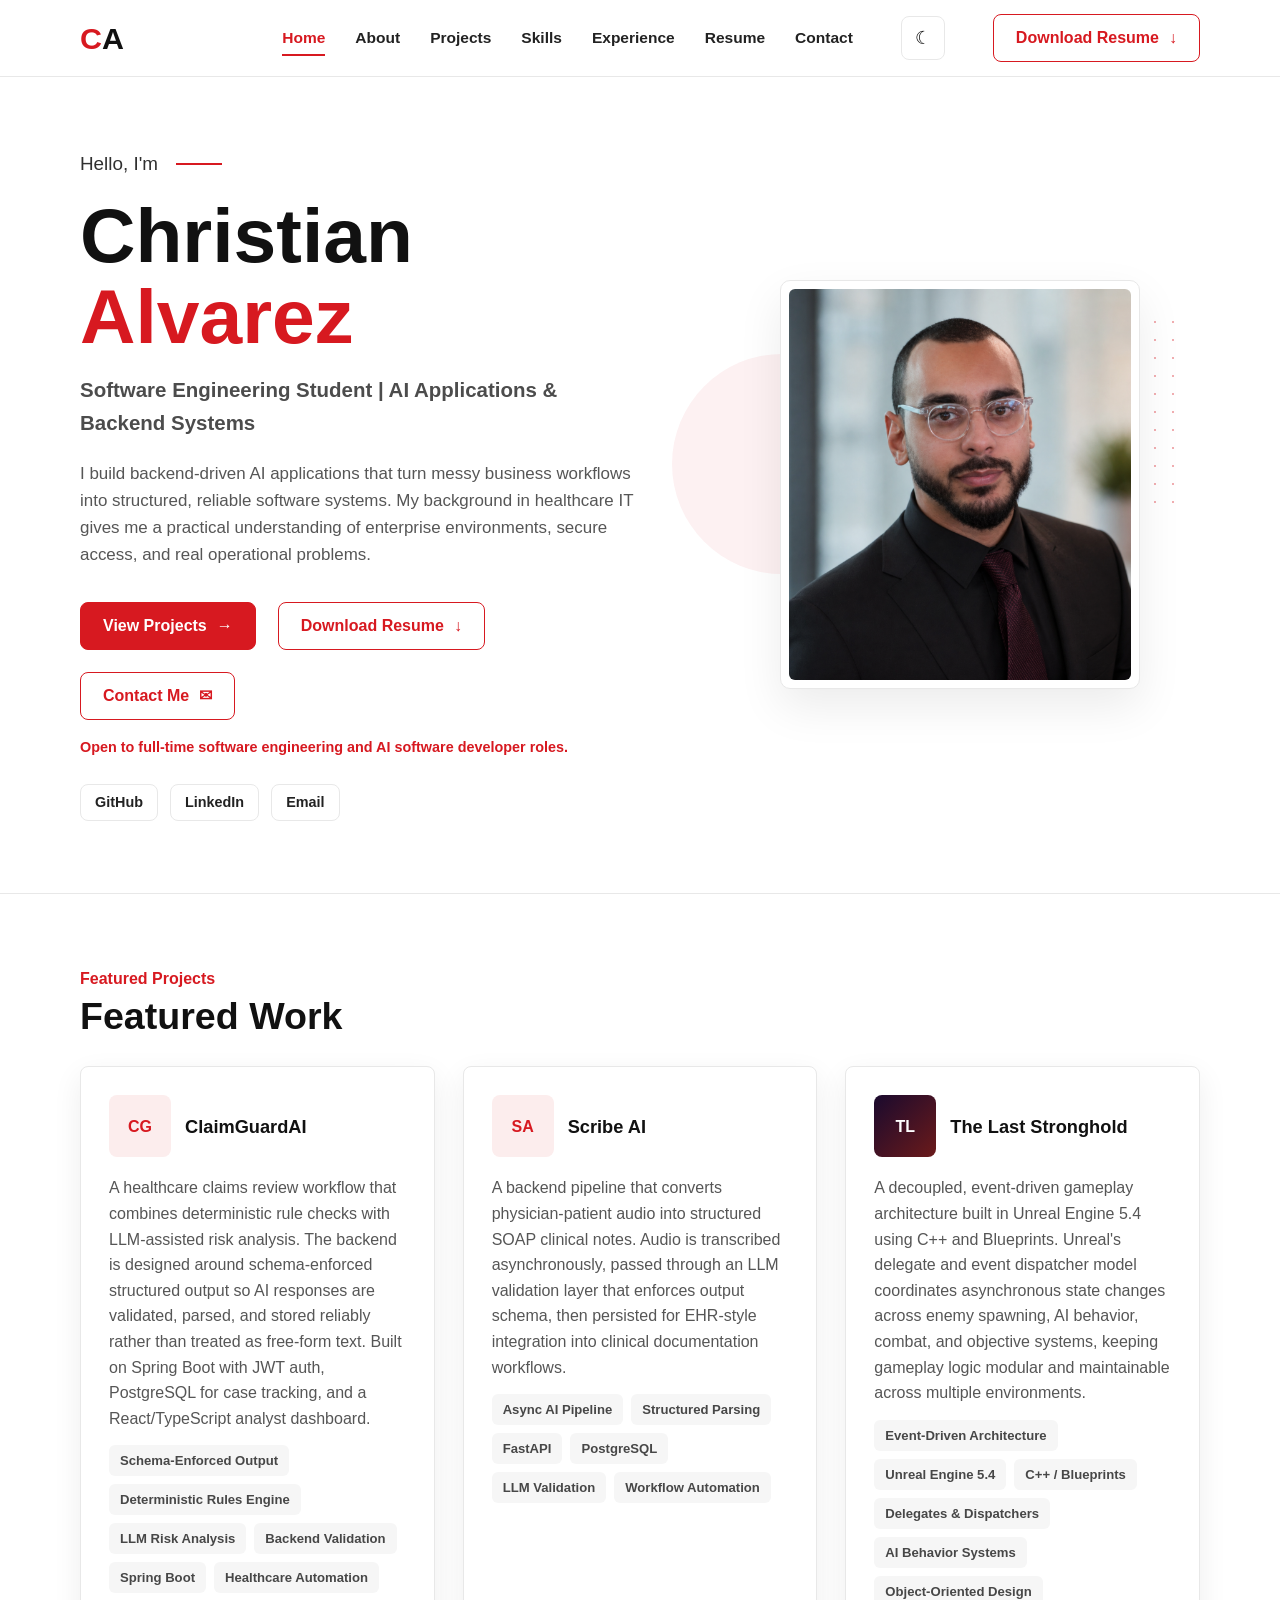
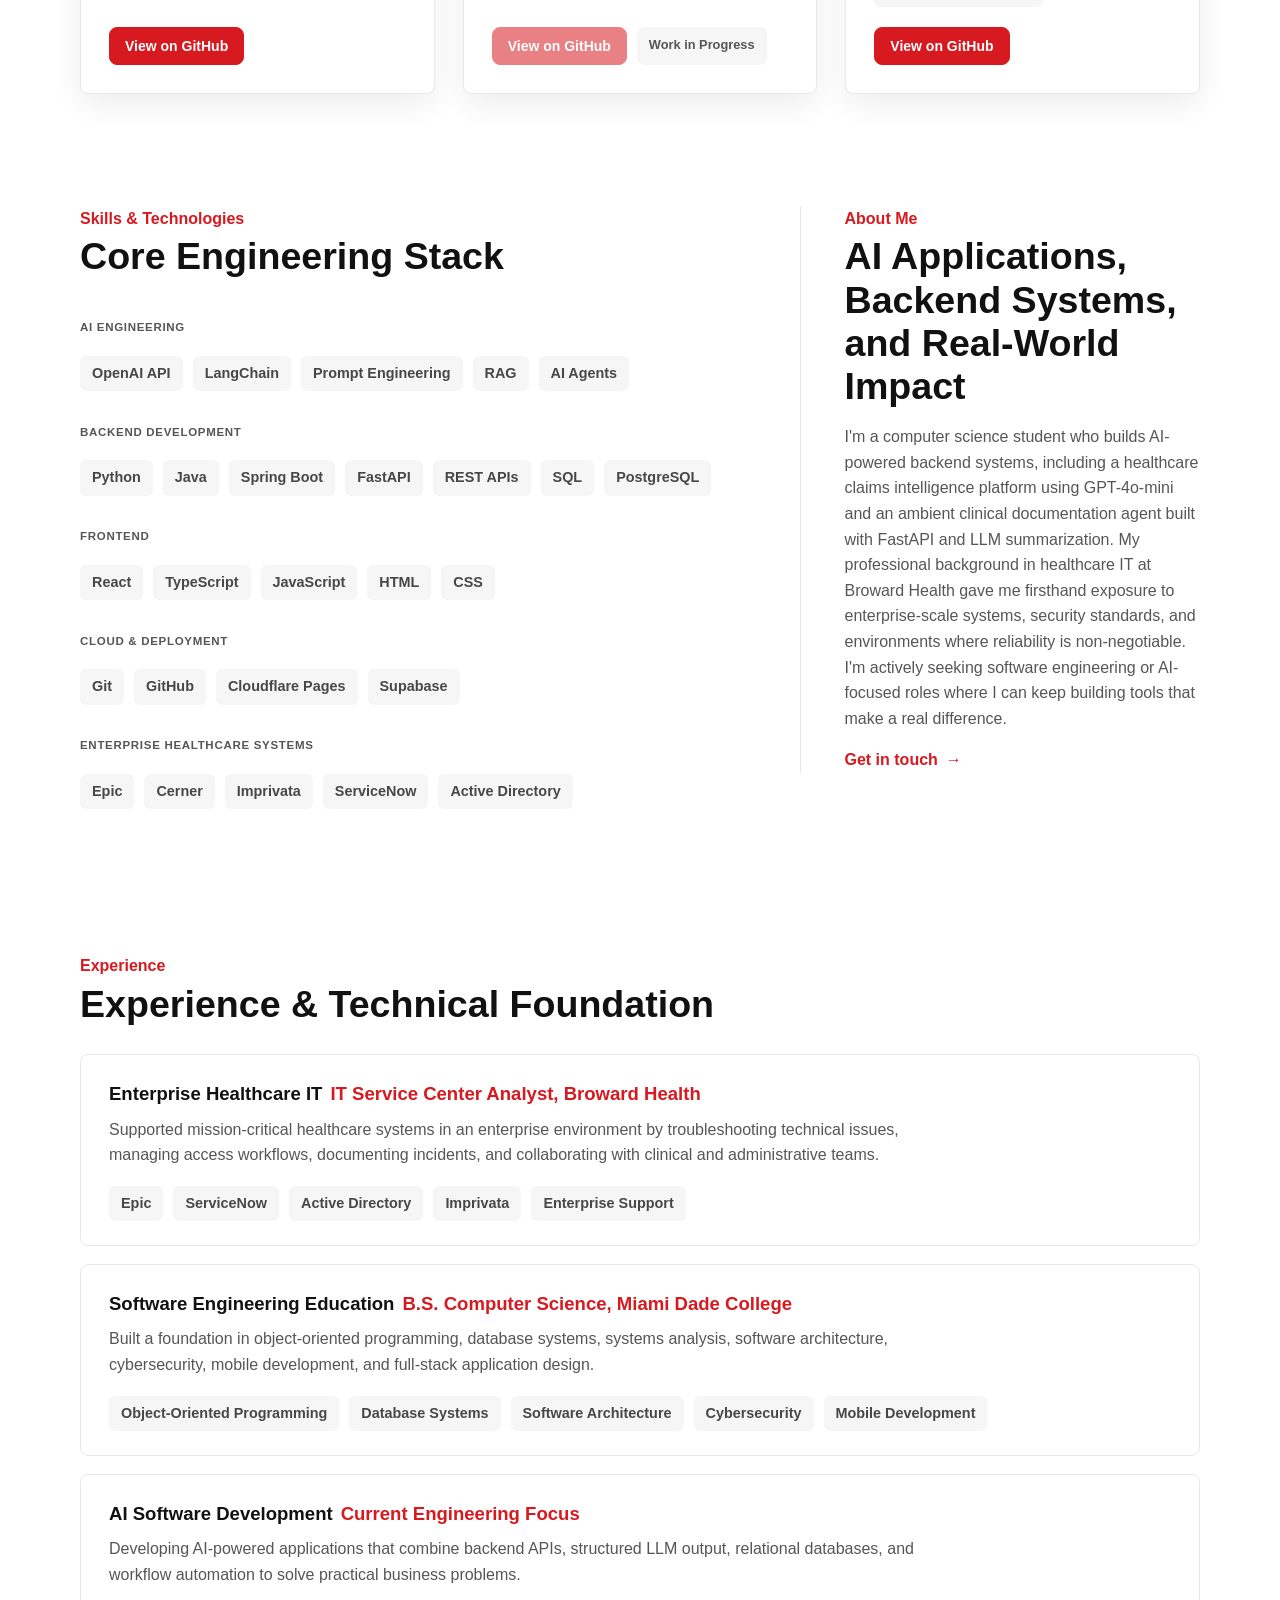
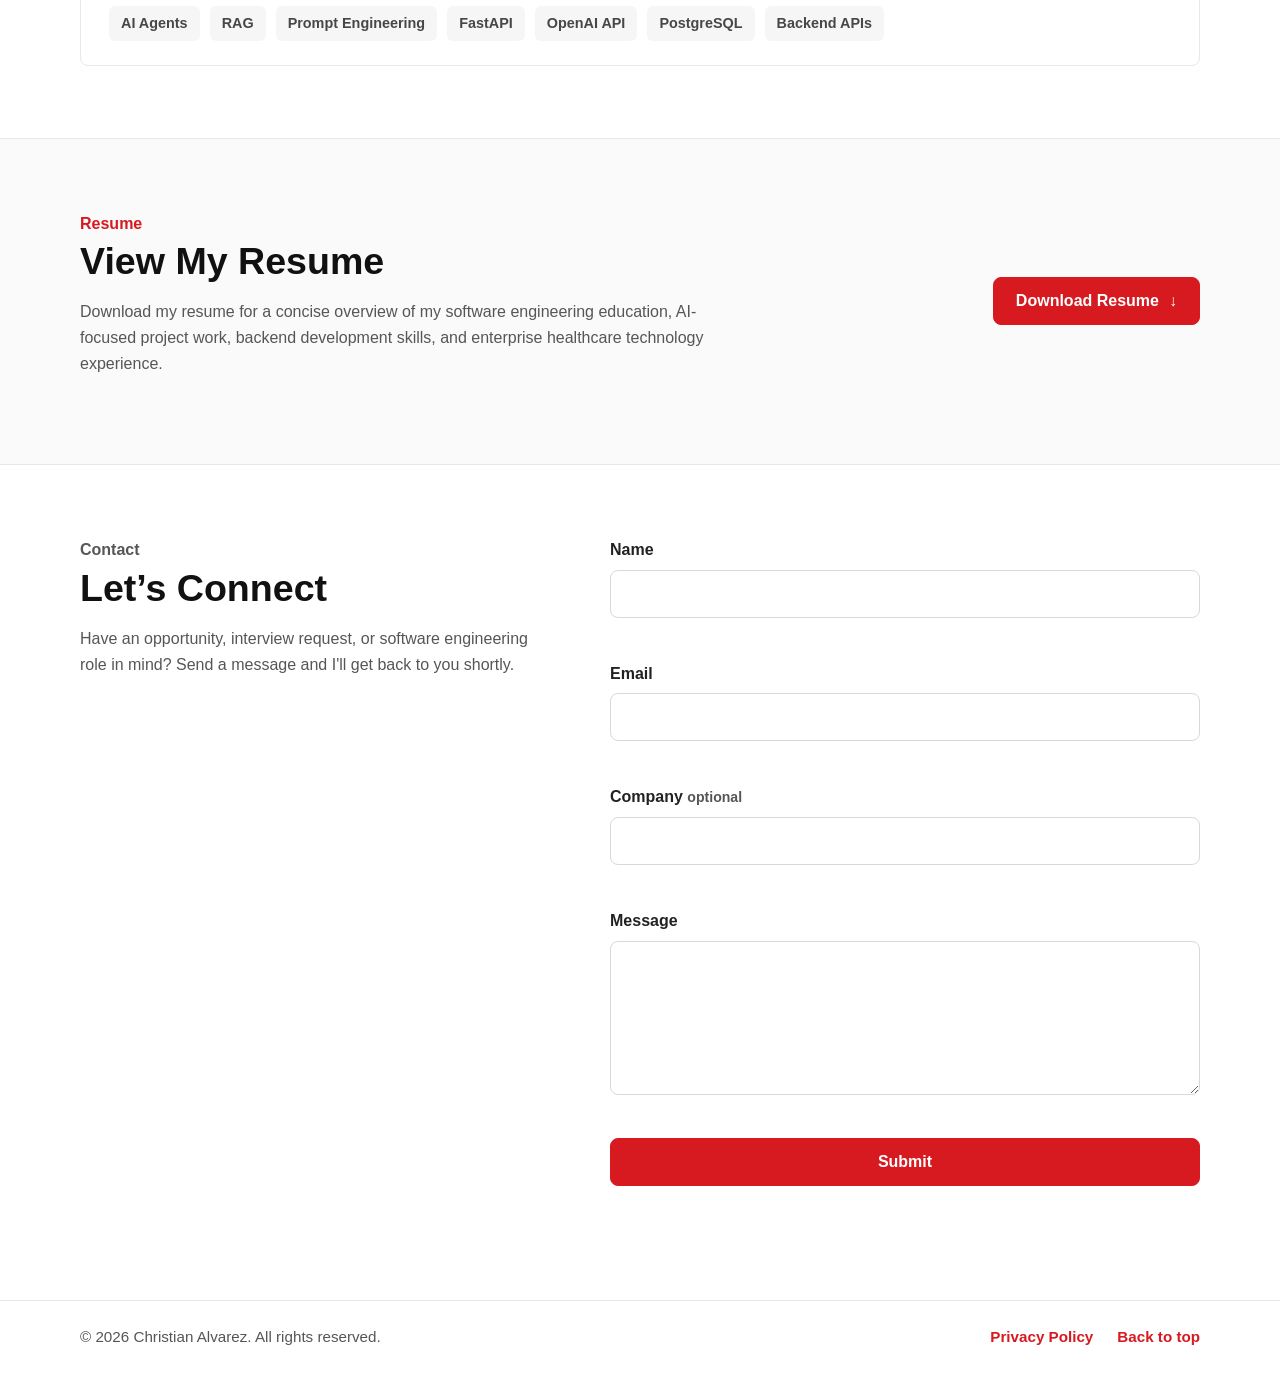
<file: index.html>
<!DOCTYPE html>
<html lang="en">
<head>
  <meta charset="UTF-8" />
  <meta name="viewport" content="width=device-width, initial-scale=1.0" />
  <meta
    name="description"
    content="Christian Alvarez — software engineering student specializing in AI applications, backend development, Python, and cloud technologies."
  />
  <title>Christian Alvarez | Software Engineering Portfolio</title>
  <link rel="stylesheet" href="styles.css" />
  <script>try{var t=localStorage.getItem('theme')||(matchMedia('(prefers-color-scheme: dark)').matches?'dark':'light');document.documentElement.setAttribute('data-theme',t);}catch(e){}</script>
</head>
<body>
  <header class="site-header">
    <nav class="nav container" aria-label="Main navigation">
      <a class="logo" href="#home" aria-label="Christian Alvarez home">
        <span>C</span>A
      </a>

      <button class="nav-toggle" type="button" aria-label="Open navigation" aria-expanded="false">
        <span></span>
        <span></span>
        <span></span>
      </button>

      <div class="nav-menu" id="nav-menu">
        <ul class="nav-links">
          <li><a class="active" href="#home">Home</a></li>
          <li><a href="#about">About</a></li>
          <li><a href="#projects">Projects</a></li>
          <li><a href="#skills">Skills</a></li>
          <li><a href="#experience">Experience</a></li>
          <li><a href="#resume">Resume</a></li>
          <li><a href="#contact">Contact</a></li>
        </ul>

        <button class="dark-toggle" id="dark-toggle" type="button" aria-label="Switch to dark mode">☾</button>

        <a class="btn btn-outline nav-resume" href="assets/Christian-Alvarez-Resume.pdf" download="Christian-Alvarez-Resume.pdf">
          Download Resume
          <span aria-hidden="true">&#8595;</span>
        </a>
      </div>
    </nav>
  </header>

  <main>
    <section class="hero section" id="home">
      <div class="container hero-grid">
        <div class="hero-content">
          <p class="intro-line">Hello, I'm</p>
          <h1>Christian <span>Alvarez</span></h1>
          <p class="hero-subtitle">Software Engineering Student | AI Applications &amp; Backend Systems</p>
          <p class="hero-copy">
            I build backend-driven AI applications that turn messy business workflows into
            structured, reliable software systems. My background in healthcare IT gives me a
            practical understanding of enterprise environments, secure access, and real
            operational problems.
          </p>

          <div class="hero-actions" aria-label="Primary actions">
            <a class="btn btn-primary" href="#projects">View Projects <span aria-hidden="true">&#8594;</span></a>
            <a class="btn btn-outline" href="assets/Christian-Alvarez-Resume.pdf" download="Christian-Alvarez-Resume.pdf">
              Download Resume <span aria-hidden="true">&#8595;</span>
            </a>
            <a class="btn btn-outline" href="#contact">Contact Me <span aria-hidden="true">&#9993;</span></a>
          </div>

          <p class="availability-note">Open to full-time software engineering and AI software developer roles.</p>

          <div class="social-links" aria-label="Social links">
            <a href="https://github.com/Calvarez2547/" target="_blank" rel="noopener noreferrer">GitHub</a>
            <a href="https://www.linkedin.com/in/calvarez2547/" target="_blank" rel="noopener noreferrer">LinkedIn</a>
            <a href="mailto:calvarez2547@gmail.com">Email</a>
          </div>
        </div>

        <div class="hero-media" aria-label="Professional photo placeholder">
          <div class="photo-card">
            <img
              src="assets/Headshot.png"
              alt="Christian Alvarez - Software Engineer Portfolio Portrait"
              width="400"
              height="400"
              loading="eager"
              decoding="async"
              onerror="this.style.display='none'; this.nextElementSibling.style.display='grid';"
            />
            <div class="photo-placeholder">Professional Photo</div>
          </div>
        </div>
      </div>
    </section>

    <section class="section projects-section" id="projects">
      <div class="container">
        <div class="section-heading">
          <p class="section-label">Featured Projects</p>
          <h2>Featured Work</h2>
        </div>

        <div class="project-grid">
          <article class="project-card">
            <div class="project-card-header">
              <div class="project-icon" aria-hidden="true">CG</div>
              <h3>ClaimGuardAI</h3>
            </div>
            <div class="project-card-body">
              <p>
                A healthcare claims review workflow that combines deterministic rule checks with
                LLM-assisted risk analysis. The backend is designed around schema-enforced structured
                output so AI responses are validated, parsed, and stored reliably rather than treated
                as free-form text. Built on Spring Boot with JWT auth, PostgreSQL for case tracking,
                and a React/TypeScript analyst dashboard.
              </p>
              <ul class="project-tags" aria-label="ClaimGuardAI technologies">
                <li>Schema-Enforced Output</li>
                <li>Deterministic Rules Engine</li>
                <li>LLM Risk Analysis</li>
                <li>Backend Validation</li>
                <li>Spring Boot</li>
                <li>Healthcare Automation</li>
              </ul>
              <div class="card-actions">
                <a class="btn btn-primary btn-sm" href="https://github.com/Calvarez2547/ClaimGuardAi" target="_blank" rel="noopener noreferrer" aria-label="View ClaimGuardAI on GitHub">View on GitHub</a>
              </div>
            </div>
          </article>

          <article class="project-card">
            <div class="project-card-header">
              <div class="project-icon" aria-hidden="true">SA</div>
              <h3>Scribe AI</h3>
            </div>
            <div class="project-card-body">
              <p>
                A backend pipeline that converts physician-patient audio into structured SOAP
                clinical notes. Audio is transcribed asynchronously, passed through an LLM
                validation layer that enforces output schema, then persisted for EHR-style
                integration into clinical documentation workflows.
              </p>
              <ul class="project-tags" aria-label="Scribe AI technologies">
                <li>Async AI Pipeline</li>
                <li>Structured Parsing</li>
                <li>FastAPI</li>
                <li>PostgreSQL</li>
                <li>LLM Validation</li>
                <li>Workflow Automation</li>
              </ul>
              <div class="card-actions">
                <a class="btn btn-primary btn-sm" href="#" aria-label="Scribe AI demo coming soon" aria-disabled="true" style="opacity: 0.55; cursor: not-allowed; pointer-events: none;">View on GitHub</a>
                <span class="wip-badge">Work in Progress</span>
              </div>
            </div>
          </article>

          <article class="project-card">
            <div class="project-card-header">
              <div class="project-icon" aria-hidden="true" style="background: linear-gradient(135deg, #1a0a2e, #6b1a1a); color: #ffffff;">TL</div>
              <h3>The Last Stronghold</h3>
            </div>
            <div class="project-card-body">
              <p>
                A decoupled, event-driven gameplay architecture built in Unreal Engine 5.4 using C++
                and Blueprints. Unreal's delegate and event dispatcher model coordinates asynchronous
                state changes across enemy spawning, AI behavior, combat, and objective systems,
                keeping gameplay logic modular and maintainable across multiple environments.
              </p>
              <ul class="project-tags" aria-label="The Last Stronghold technologies">
                <li>Event-Driven Architecture</li>
                <li>Unreal Engine 5.4</li>
                <li>C++ / Blueprints</li>
                <li>Delegates &amp; Dispatchers</li>
                <li>AI Behavior Systems</li>
                <li>Object-Oriented Design</li>
              </ul>
              <div class="card-actions">
                <a class="btn btn-primary btn-sm" href="https://github.com/Calvarez2547/TheLastStrongHold" target="_blank" rel="noopener noreferrer" aria-label="View The Last Stronghold on GitHub">View on GitHub</a>
              </div>
            </div>
          </article>
        </div>
      </div>
    </section>

    <section class="section split-section" id="skills">
      <div class="container split-grid">
        <div class="skills-panel">
          <div class="section-heading">
            <p class="section-label">Skills &amp; Technologies</p>
            <h2>Core Engineering Stack</h2>
          </div>
          <div class="skills-grid" aria-label="Skills list">
            <div class="skill-group">
              <p class="skill-group-label">AI Engineering</p>
              <div class="skill-tags">
                <span>OpenAI API</span>
                <span>LangChain</span>
                <span>Prompt Engineering</span>
                <span>RAG</span>
                <span>AI Agents</span>
              </div>
            </div>
            <div class="skill-group">
              <p class="skill-group-label">Backend Development</p>
              <div class="skill-tags">
                <span>Python</span>
                <span>Java</span>
                <span>Spring Boot</span>
                <span>FastAPI</span>
                <span>REST APIs</span>
                <span>SQL</span>
                <span>PostgreSQL</span>
              </div>
            </div>
            <div class="skill-group">
              <p class="skill-group-label">Frontend</p>
              <div class="skill-tags">
                <span>React</span>
                <span>TypeScript</span>
                <span>JavaScript</span>
                <span>HTML</span>
                <span>CSS</span>
              </div>
            </div>
            <div class="skill-group">
              <p class="skill-group-label">Cloud &amp; Deployment</p>
              <div class="skill-tags">
                <span>Git</span>
                <span>GitHub</span>
                <span>Cloudflare Pages</span>
                <span>Supabase</span>
              </div>
            </div>
            <div class="skill-group">
              <p class="skill-group-label">Enterprise Healthcare Systems</p>
              <div class="skill-tags">
                <span>Epic</span>
                <span>Cerner</span>
                <span>Imprivata</span>
                <span>ServiceNow</span>
                <span>Active Directory</span>
              </div>
            </div>
          </div>
        </div>

        <section class="about-panel" id="about" aria-labelledby="about-title">
          <p class="section-label">About Me</p>
          <h2 id="about-title">AI Applications, Backend Systems, and Real-World Impact</h2>
          <p>
            I'm a computer science student who builds AI-powered backend systems, including a
            healthcare claims intelligence platform using GPT-4o-mini and an ambient clinical
            documentation agent built with FastAPI and LLM summarization. My professional background
            in healthcare IT at Broward Health gave me firsthand exposure to enterprise-scale systems,
            security standards, and environments where reliability is non-negotiable. I'm actively
            seeking software engineering or AI-focused roles where I can keep building tools that
            make a real difference.
          </p>
          <a class="text-link" href="#contact">Get in touch <span aria-hidden="true">&#8594;</span></a>
        </section>
      </div>
    </section>

    <section class="section" id="experience">
      <div class="container">
        <div class="section-heading">
          <p class="section-label">Experience</p>
          <h2>Experience &amp; Technical Foundation</h2>
        </div>

        <div class="experience-list">
          <article class="experience-item">
            <h3>Enterprise Healthcare IT <span>IT Service Center Analyst, Broward Health</span></h3>
            <p>
              Supported mission-critical healthcare systems in an enterprise environment by
              troubleshooting technical issues, managing access workflows, documenting incidents,
              and collaborating with clinical and administrative teams.
            </p>
            <div class="tags">
              <span>Epic</span>
              <span>ServiceNow</span>
              <span>Active Directory</span>
              <span>Imprivata</span>
              <span>Enterprise Support</span>
            </div>
          </article>

          <article class="experience-item">
            <h3>Software Engineering Education <span>B.S. Computer Science, Miami Dade College</span></h3>
            <p>
              Built a foundation in object-oriented programming, database systems, systems analysis,
              software architecture, cybersecurity, mobile development, and full-stack application
              design.
            </p>
            <div class="tags">
              <span>Object-Oriented Programming</span>
              <span>Database Systems</span>
              <span>Software Architecture</span>
              <span>Cybersecurity</span>
              <span>Mobile Development</span>
            </div>
          </article>

          <article class="experience-item">
            <h3>AI Software Development <span>Current Engineering Focus</span></h3>
            <p>
              Developing AI-powered applications that combine backend APIs, structured LLM output,
              relational databases, and workflow automation to solve practical business problems.
            </p>
            <div class="tags">
              <span>AI Agents</span>
              <span>RAG</span>
              <span>Prompt Engineering</span>
              <span>FastAPI</span>
              <span>OpenAI API</span>
              <span>PostgreSQL</span>
              <span>Backend APIs</span>
            </div>
          </article>
        </div>
      </div>
    </section>

    <section class="section resume-section" id="resume">
      <div class="container resume-box">
        <div>
          <p class="section-label">Resume</p>
          <h2>View My Resume</h2>
          <p>
            Download my resume for a concise overview of my software engineering education,
            AI-focused project work, backend development skills, and enterprise healthcare
            technology experience.
          </p>
        </div>
        <a class="btn btn-primary" href="assets/Christian-Alvarez-Resume.pdf" download="Christian-Alvarez-Resume.pdf">
          Download Resume <span aria-hidden="true">&#8595;</span>
        </a>
      </div>
    </section>

    <section class="section contact-section" id="contact">
      <div class="container contact-grid">
        <div>
          <p class="section-label">Contact</p>
          <h2>Let&rsquo;s Connect</h2>
          <p>
            Have an opportunity, interview request, or software engineering role in mind? Send a
            message and I'll get back to you shortly.
          </p>
        </div>

        <form class="contact-form" id="contact-form" novalidate>
          <div class="form-row">
            <label for="name">Name</label>
            <input id="name" name="name" type="text" autocomplete="name" required />
            <small class="error-message"></small>
          </div>

          <div class="form-row">
            <label for="email">Email</label>
            <input id="email" name="email" type="email" autocomplete="email" required />
            <small class="error-message"></small>
          </div>

          <div class="form-row">
            <label for="company">Company <span>optional</span></label>
            <input id="company" name="company" type="text" autocomplete="organization" />
            <small class="error-message"></small>
          </div>

          <div class="form-row">
            <label for="message">Message</label>
            <textarea id="message" name="message" rows="5" required></textarea>
            <small class="error-message"></small>
          </div>

          <button class="btn btn-primary" type="submit">Submit</button>
          <p class="form-status" id="form-status" role="status" aria-live="polite"></p>
        </form>
      </div>
    </section>
  </main>

  <footer class="footer">
    <div class="container footer-content">
      <p>&copy; 2026 Christian Alvarez. All rights reserved.</p>
      <div class="footer-links">
        <a href="privacy-policy.html">Privacy Policy</a>
        <a href="#home">Back to top</a>
      </div>
    </div>
  </footer>

  <script src="script.js"></script>
</body>
</html>
</file>
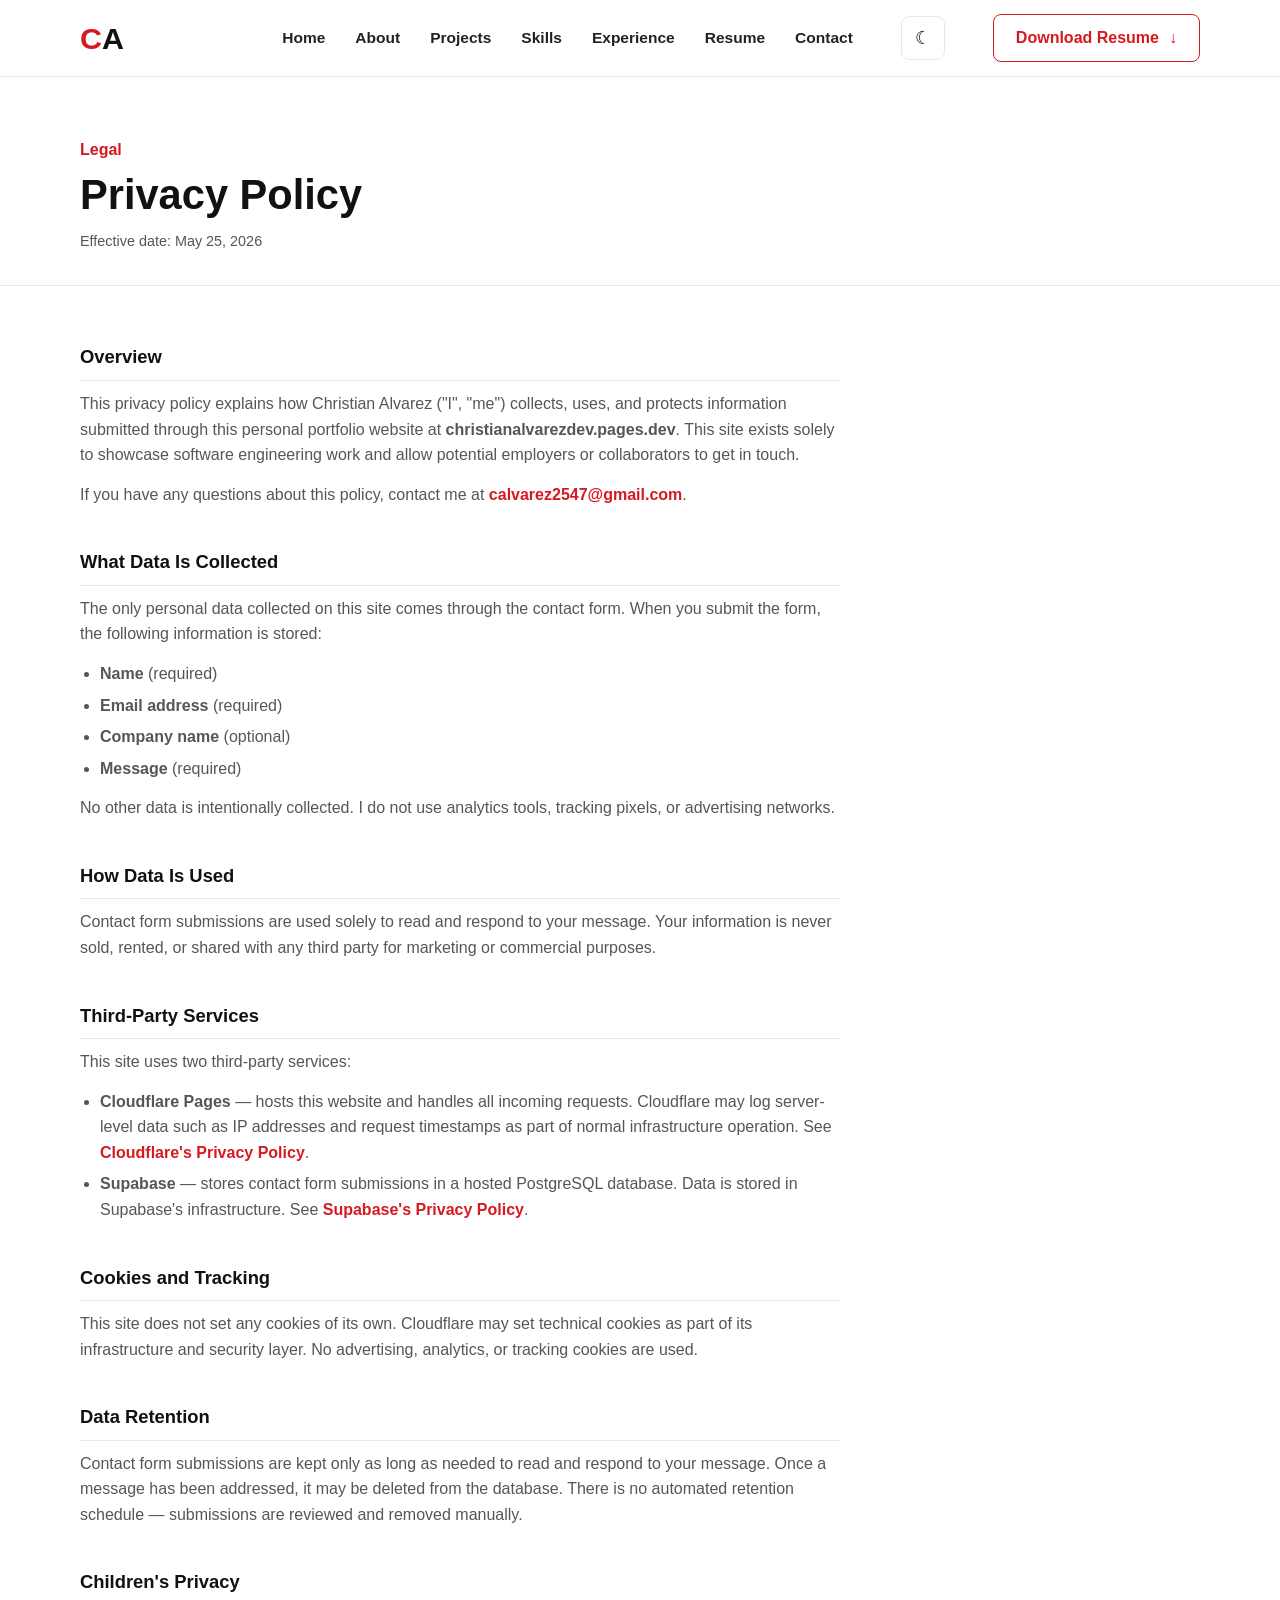
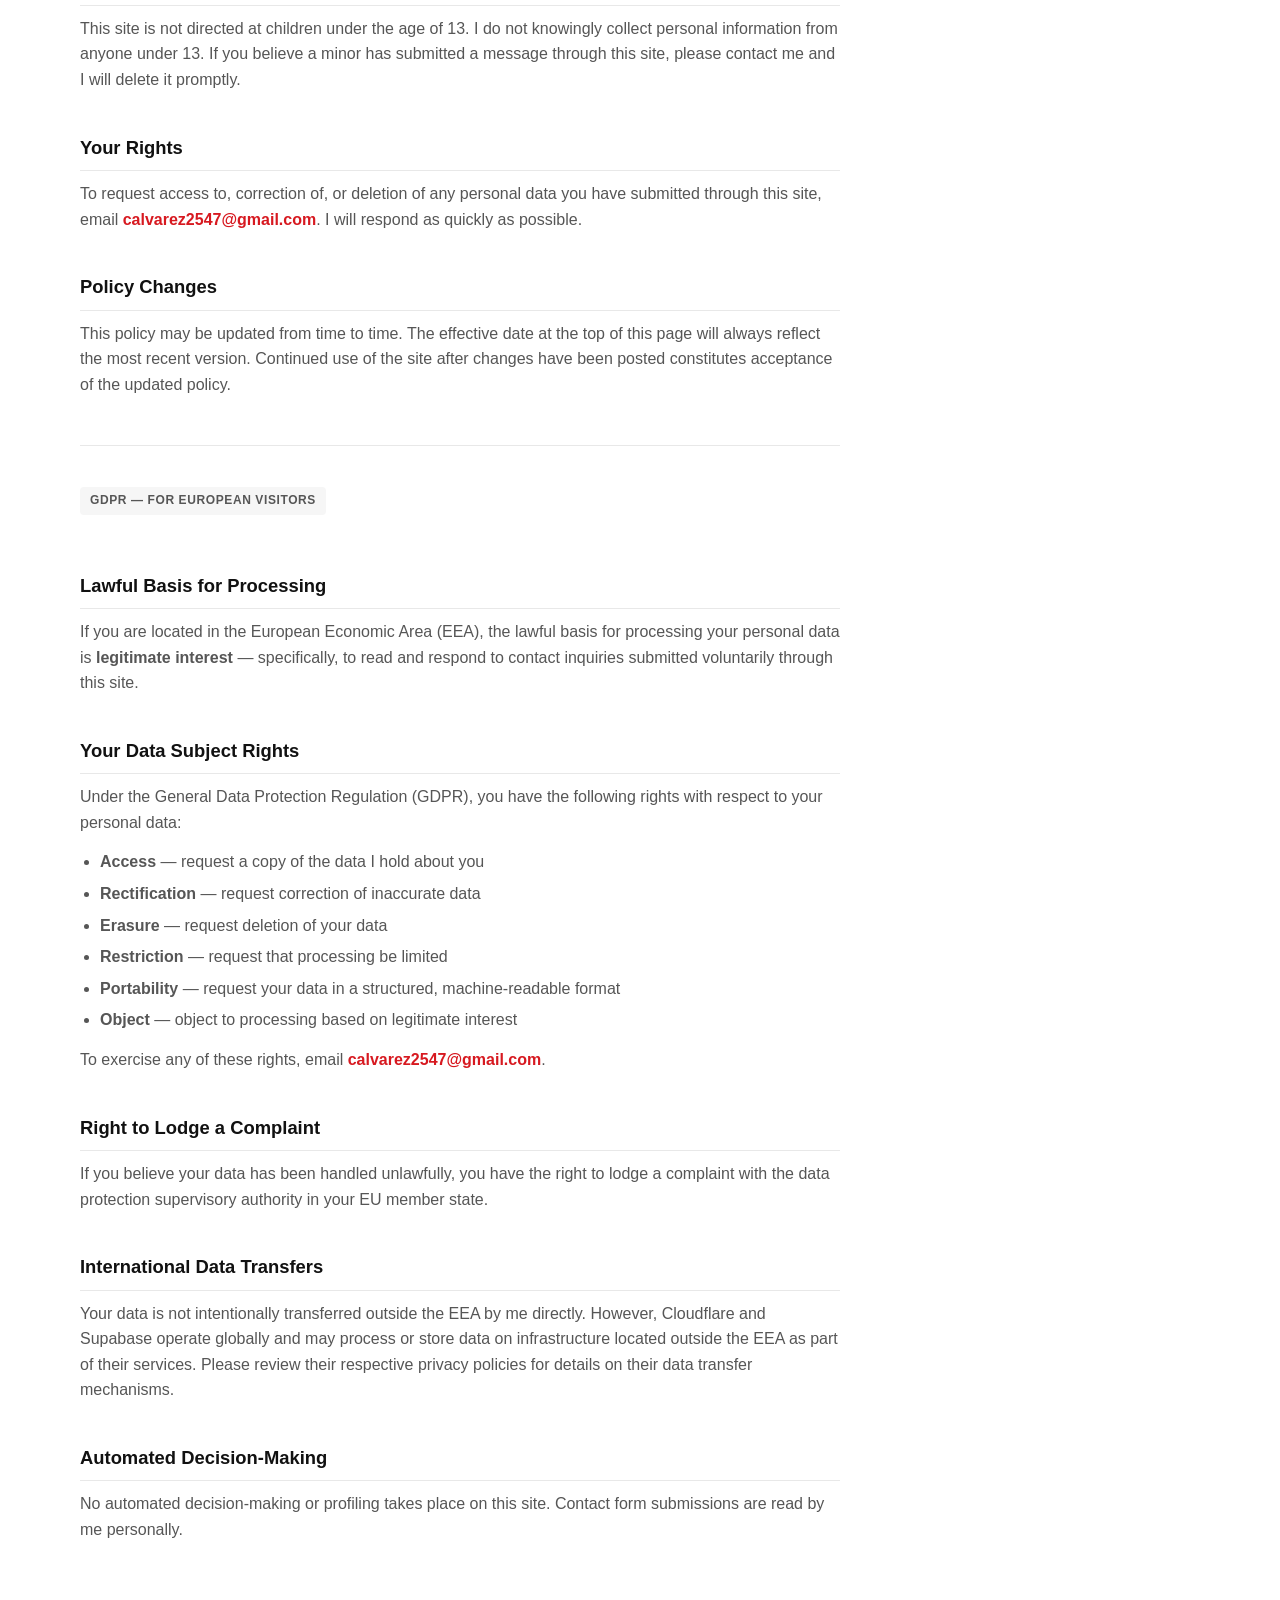
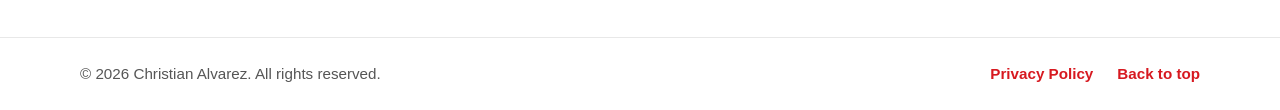
<file: privacy-policy.html>
<!DOCTYPE html>
<html lang="en">
<head>
  <meta charset="UTF-8" />
  <meta name="viewport" content="width=device-width, initial-scale=1.0" />
  <meta
    name="description"
    content="Privacy Policy for christianalvarezdev.pages.dev — how your data is collected, used, and protected."
  />
  <title>Privacy Policy | Christian Alvarez</title>
  <link rel="stylesheet" href="styles.css" />
  <script>try{var t=localStorage.getItem('theme')||(matchMedia('(prefers-color-scheme: dark)').matches?'dark':'light');document.documentElement.setAttribute('data-theme',t);}catch(e){}</script>
  <style>
    .policy-hero {
      padding: 60px 0 32px;
      border-bottom: 1px solid var(--color-line);
    }

    .policy-hero .section-label {
      margin-bottom: 8px;
    }

    .policy-hero h1 {
      font-size: clamp(1.8rem, 4vw, 2.6rem);
      margin: 0 0 12px;
      line-height: 1.15;
    }

    .effective-date {
      font-size: 0.9rem;
      color: var(--color-muted);
      margin: 0;
    }

    .policy-body {
      padding: 56px 0 80px;
    }

    .policy-content {
      max-width: 760px;
    }

    .policy-content h2 {
      font-size: 1.15rem;
      margin: 40px 0 10px;
      padding-bottom: 8px;
      border-bottom: 1px solid var(--color-line);
    }

    .policy-content h2:first-of-type {
      margin-top: 0;
    }

    .policy-content p,
    .policy-content ul {
      color: var(--color-muted);
      margin: 0 0 14px;
    }

    .policy-content ul {
      padding-left: 20px;
    }

    .policy-content ul li {
      margin-bottom: 6px;
    }

    .policy-content a {
      color: var(--color-accent);
      font-weight: 700;
    }

    .policy-content a:hover {
      text-decoration: underline;
    }

    .policy-divider {
      border: none;
      border-top: 1px solid var(--color-line);
      margin: 48px 0 40px;
    }

    .gdpr-badge {
      display: inline-block;
      padding: 4px 10px;
      background: var(--color-soft);
      border-radius: 4px;
      font-size: 0.75rem;
      font-weight: 700;
      letter-spacing: 0.05em;
      text-transform: uppercase;
      color: var(--color-muted);
      margin-bottom: 16px;
    }
  </style>
</head>
<body>
  <header class="site-header">
    <nav class="nav container" aria-label="Main navigation">
      <a class="logo" href="index.html" aria-label="Christian Alvarez home">
        <span>C</span>A
      </a>

      <button class="nav-toggle" type="button" aria-label="Open navigation" aria-expanded="false">
        <span></span>
        <span></span>
        <span></span>
      </button>

      <div class="nav-menu" id="nav-menu">
        <ul class="nav-links">
          <li><a href="index.html">Home</a></li>
          <li><a href="index.html#about">About</a></li>
          <li><a href="index.html#projects">Projects</a></li>
          <li><a href="index.html#skills">Skills</a></li>
          <li><a href="index.html#experience">Experience</a></li>
          <li><a href="index.html#resume">Resume</a></li>
          <li><a href="index.html#contact">Contact</a></li>
        </ul>

        <button class="dark-toggle" id="dark-toggle" type="button" aria-label="Switch to dark mode">☾</button>

        <a class="btn btn-outline nav-resume" href="assets/Christian-Alvarez-Resume.pdf" download="Christian-Alvarez-Resume.pdf">
          Download Resume
          <span aria-hidden="true">&#8595;</span>
        </a>
      </div>
    </nav>
  </header>

  <main>
    <div class="policy-hero">
      <div class="container">
        <p class="section-label">Legal</p>
        <h1>Privacy Policy</h1>
        <p class="effective-date">Effective date: May 25, 2026</p>
      </div>
    </div>

    <div class="policy-body">
      <div class="container">
        <div class="policy-content">

          <h2>Overview</h2>
          <p>
            This privacy policy explains how Christian Alvarez ("I", "me") collects, uses, and
            protects information submitted through this personal portfolio website at
            <strong>christianalvarezdev.pages.dev</strong>. This site exists solely to showcase
            software engineering work and allow potential employers or collaborators to get in touch.
          </p>
          <p>
            If you have any questions about this policy, contact me at
            <a href="mailto:calvarez2547@gmail.com">calvarez2547@gmail.com</a>.
          </p>

          <h2>What Data Is Collected</h2>
          <p>
            The only personal data collected on this site comes through the contact form. When you
            submit the form, the following information is stored:
          </p>
          <ul>
            <li><strong>Name</strong> (required)</li>
            <li><strong>Email address</strong> (required)</li>
            <li><strong>Company name</strong> (optional)</li>
            <li><strong>Message</strong> (required)</li>
          </ul>
          <p>
            No other data is intentionally collected. I do not use analytics tools, tracking pixels,
            or advertising networks.
          </p>

          <h2>How Data Is Used</h2>
          <p>
            Contact form submissions are used solely to read and respond to your message. Your
            information is never sold, rented, or shared with any third party for marketing or
            commercial purposes.
          </p>

          <h2>Third-Party Services</h2>
          <p>This site uses two third-party services:</p>
          <ul>
            <li>
              <strong>Cloudflare Pages</strong> — hosts this website and handles all incoming
              requests. Cloudflare may log server-level data such as IP addresses and request
              timestamps as part of normal infrastructure operation. See
              <a href="https://www.cloudflare.com/privacypolicy/" target="_blank" rel="noopener noreferrer">Cloudflare's Privacy Policy</a>.
            </li>
            <li>
              <strong>Supabase</strong> — stores contact form submissions in a hosted PostgreSQL
              database. Data is stored in Supabase's infrastructure. See
              <a href="https://supabase.com/privacy" target="_blank" rel="noopener noreferrer">Supabase's Privacy Policy</a>.
            </li>
          </ul>

          <h2>Cookies and Tracking</h2>
          <p>
            This site does not set any cookies of its own. Cloudflare may set technical cookies as
            part of its infrastructure and security layer. No advertising, analytics, or tracking
            cookies are used.
          </p>

          <h2>Data Retention</h2>
          <p>
            Contact form submissions are kept only as long as needed to read and respond to your
            message. Once a message has been addressed, it may be deleted from the database. There
            is no automated retention schedule — submissions are reviewed and removed manually.
          </p>

          <h2>Children's Privacy</h2>
          <p>
            This site is not directed at children under the age of 13. I do not knowingly collect
            personal information from anyone under 13. If you believe a minor has submitted a
            message through this site, please contact me and I will delete it promptly.
          </p>

          <h2>Your Rights</h2>
          <p>
            To request access to, correction of, or deletion of any personal data you have submitted
            through this site, email
            <a href="mailto:calvarez2547@gmail.com">calvarez2547@gmail.com</a>. I will respond
            as quickly as possible.
          </p>

          <h2>Policy Changes</h2>
          <p>
            This policy may be updated from time to time. The effective date at the top of this page
            will always reflect the most recent version. Continued use of the site after changes
            have been posted constitutes acceptance of the updated policy.
          </p>

          <hr class="policy-divider" />

          <span class="gdpr-badge">GDPR — For European Visitors</span>

          <h2>Lawful Basis for Processing</h2>
          <p>
            If you are located in the European Economic Area (EEA), the lawful basis for processing
            your personal data is <strong>legitimate interest</strong> — specifically, to read and
            respond to contact inquiries submitted voluntarily through this site.
          </p>

          <h2>Your Data Subject Rights</h2>
          <p>
            Under the General Data Protection Regulation (GDPR), you have the following rights with
            respect to your personal data:
          </p>
          <ul>
            <li><strong>Access</strong> — request a copy of the data I hold about you</li>
            <li><strong>Rectification</strong> — request correction of inaccurate data</li>
            <li><strong>Erasure</strong> — request deletion of your data</li>
            <li><strong>Restriction</strong> — request that processing be limited</li>
            <li><strong>Portability</strong> — request your data in a structured, machine-readable format</li>
            <li><strong>Object</strong> — object to processing based on legitimate interest</li>
          </ul>
          <p>
            To exercise any of these rights, email
            <a href="mailto:calvarez2547@gmail.com">calvarez2547@gmail.com</a>.
          </p>

          <h2>Right to Lodge a Complaint</h2>
          <p>
            If you believe your data has been handled unlawfully, you have the right to lodge a
            complaint with the data protection supervisory authority in your EU member state.
          </p>

          <h2>International Data Transfers</h2>
          <p>
            Your data is not intentionally transferred outside the EEA by me directly. However,
            Cloudflare and Supabase operate globally and may process or store data on infrastructure
            located outside the EEA as part of their services. Please review their respective
            privacy policies for details on their data transfer mechanisms.
          </p>

          <h2>Automated Decision-Making</h2>
          <p>
            No automated decision-making or profiling takes place on this site. Contact form
            submissions are read by me personally.
          </p>

        </div>
      </div>
    </div>
  </main>

  <footer class="footer">
    <div class="container footer-content">
      <p>&copy; 2026 Christian Alvarez. All rights reserved.</p>
      <div class="footer-links">
        <a href="privacy-policy.html">Privacy Policy</a>
        <a href="index.html">Back to top</a>
      </div>
    </div>
  </footer>

  <script src="script.js"></script>
</body>
</html>
</file>
<file: styles.css>
:root {
  color-scheme: light;
  --color-bg: #ffffff;
  --color-surface: #ffffff;
  --color-text: #111111;
  --color-muted: #565656;
  --color-soft: #f6f6f6;
  --color-line: #e8e8e8;
  --color-accent: #d71920;
  --color-accent-dark: #b91419;
  --shadow-soft: 0 18px 45px rgba(17, 17, 17, 0.08);
  --shadow-card: 0 10px 30px rgba(17, 17, 17, 0.07);
  --radius: 8px;
  --container: 1120px;
}

* {
  box-sizing: border-box;
}

html {
  scroll-behavior: smooth;
  scroll-padding-top: 92px;
}

body {
  margin: 0;
  background: var(--color-bg);
  color: var(--color-text);
  font-family: Arial, Helvetica, sans-serif;
  line-height: 1.6;
  transition: background-color 250ms ease, color 250ms ease;
}

img {
  display: block;
  max-width: 100%;
}

a {
  color: inherit;
  text-decoration: none;
}

button,
input,
textarea {
  font: inherit;
}

.container {
  width: min(100% - 48px, var(--container));
  margin: 0 auto;
}

.section {
  padding: 72px 0;
}

.site-header {
  position: sticky;
  top: 0;
  z-index: 20;
  background: rgba(255, 255, 255, 0.96);
  border-bottom: 1px solid var(--color-line);
  backdrop-filter: blur(12px);
}

.nav {
  display: flex;
  align-items: center;
  justify-content: space-between;
  min-height: 76px;
  gap: 28px;
}

.logo {
  font-size: 1.9rem;
  font-weight: 700;
  letter-spacing: 0;
}

.logo span {
  color: var(--color-accent);
}

.nav-menu {
  display: flex;
  align-items: center;
  justify-content: flex-end;
  gap: 48px;
  flex: 1;
}

.nav-links {
  display: flex;
  align-items: center;
  justify-content: center;
  gap: 30px;
  margin: 0;
  padding: 0;
  list-style: none;
}

.nav-links a {
  position: relative;
  display: inline-flex;
  align-items: center;
  min-height: 44px;
  color: #222222;
  font-size: 0.97rem;
  font-weight: 700;
  transition: color 180ms ease;
}

.nav-links a::after {
  position: absolute;
  left: 0;
  bottom: 4px;
  width: 0;
  height: 2px;
  background: var(--color-accent);
  content: "";
  transition: width 180ms ease;
}

.nav-links a:hover,
.nav-links a:focus,
.nav-links a.active {
  color: var(--color-accent);
}

.nav-links a:hover::after,
.nav-links a:focus::after,
.nav-links a.active::after {
  width: 100%;
}

.nav-toggle {
  display: none;
  width: 44px;
  height: 44px;
  padding: 10px;
  border: 1px solid var(--color-line);
  border-radius: var(--radius);
  background: var(--color-surface);
  cursor: pointer;
}

.nav-toggle span {
  display: block;
  width: 100%;
  height: 2px;
  margin: 5px 0;
  background: var(--color-text);
}

.btn {
  display: inline-flex;
  align-items: center;
  justify-content: center;
  gap: 10px;
  min-height: 48px;
  padding: 0 22px;
  border: 1px solid var(--color-accent);
  border-radius: var(--radius);
  font-weight: 700;
  line-height: 1;
  transition: transform 180ms ease, background 180ms ease, color 180ms ease, box-shadow 180ms ease;
}

.btn:hover,
.btn:focus {
  transform: translateY(-2px);
  box-shadow: var(--shadow-card);
}

.btn:disabled {
  cursor: not-allowed;
  opacity: 0.7;
  transform: none;
  box-shadow: none;
}

.btn-primary {
  background: var(--color-accent);
  color: #ffffff;
}

.btn-primary:hover,
.btn-primary:focus {
  background: var(--color-accent-dark);
}

.btn-outline {
  background: #ffffff;
  color: var(--color-accent);
}

.btn-outline:hover,
.btn-outline:focus {
  background: var(--color-accent);
  color: #ffffff;
}

.hero {
  min-height: 640px;
  display: flex;
  align-items: center;
  border-bottom: 1px solid var(--color-line);
}

.hero-grid {
  display: grid;
  grid-template-columns: minmax(0, 1.08fr) minmax(320px, 0.92fr);
  align-items: center;
  gap: 76px;
}

.intro-line {
  display: inline-flex;
  align-items: center;
  gap: 18px;
  margin: 0 0 16px;
  color: #303030;
  font-size: 1.18rem;
}

.intro-line::after {
  width: 46px;
  height: 2px;
  background: var(--color-accent);
  content: "";
}

.hero h1 {
  margin: 0;
  font-size: clamp(3.15rem, 6vw, 5rem);
  line-height: 1.05;
  letter-spacing: 0;
}

.hero h1 span {
  color: var(--color-accent);
}

.hero-subtitle {
  margin: 18px 0 20px;
  color: #4c4c4c;
  font-size: 1.28rem;
  font-weight: 600;
}

.hero-copy {
  max-width: 650px;
  margin: 0;
  color: var(--color-muted);
  font-size: 1.06rem;
}

.hero-actions {
  display: flex;
  flex-wrap: wrap;
  gap: 22px;
  margin-top: 34px;
}

.social-links {
  display: flex;
  flex-wrap: wrap;
  gap: 12px;
  margin-top: 24px;
}

.social-links a {
  display: inline-flex;
  align-items: center;
  padding: 6px 14px;
  border: 1px solid var(--color-line);
  border-radius: var(--radius);
  color: #222222;
  font-size: 0.9rem;
  font-weight: 700;
  transition: color 180ms ease, border-color 180ms ease;
}

.social-links a:hover,
.social-links a:focus {
  color: var(--color-accent);
  border-color: var(--color-accent);
}

.availability-note {
  margin: 16px 0 0;
  color: var(--color-accent);
  font-size: 0.9rem;
  font-weight: 700;
}

.hero-media {
  position: relative;
  display: flex;
  justify-content: center;
}

.hero-media::before,
.hero-media::after {
  position: absolute;
  z-index: -1;
  content: "";
}

.hero-media::before {
  inset: 18% auto auto -10%;
  width: 220px;
  height: 220px;
  border-radius: 50%;
  background: rgba(215, 25, 32, 0.06);
}

.hero-media::after {
  top: 8%;
  right: 3%;
  width: 130px;
  height: 190px;
  opacity: 0.35;
  background-image: radial-gradient(var(--color-accent) 1px, transparent 1px);
  background-size: 18px 18px;
}

.photo-card {
  width: min(100%, 360px);
  aspect-ratio: 0.88;
  padding: 8px;
  border: 1px solid var(--color-line);
  border-radius: 10px;
  background: #ffffff;
  box-shadow: var(--shadow-soft);
}

.photo-card img,
.photo-placeholder {
  width: 100%;
  height: 100%;
  border-radius: 6px;
  object-fit: cover;
}

.photo-placeholder {
  display: none;
  place-items: center;
  border: 1px dashed rgba(215, 25, 32, 0.45);
  background: linear-gradient(135deg, #fbfbfb, #f1f1f1);
  color: var(--color-muted);
  font-weight: 800;
}

.section-heading {
  margin-bottom: 28px;
}

.section-label {
  margin: 0 0 4px;
  color: var(--color-accent);
  font-weight: 800;
}

.section-heading h2,
.about-panel h2,
.resume-box h2,
.contact-grid h2 {
  margin: 0;
  font-size: clamp(1.9rem, 3vw, 2.35rem);
  line-height: 1.15;
}

.row-heading {
  display: flex;
  align-items: end;
  justify-content: space-between;
  gap: 24px;
}

.text-link {
  display: inline-flex;
  align-items: center;
  gap: 8px;
  color: var(--color-accent);
  font-weight: 800;
  transition: color 180ms ease, transform 180ms ease;
}

.text-link:hover,
.text-link:focus {
  color: var(--color-accent-dark);
  transform: translateX(2px);
}

.project-grid {
  display: grid;
  grid-template-columns: repeat(3, minmax(0, 1fr));
  gap: 28px;
}

.project-card {
  display: flex;
  flex-direction: column;
  gap: 18px;
  padding: 28px;
  border: 1px solid var(--color-line);
  border-radius: var(--radius);
  background: var(--color-surface);
  box-shadow: var(--shadow-card);
  transition: border-color 180ms ease, transform 180ms ease, box-shadow 180ms ease;
}

.project-card:hover {
  border-color: rgba(215, 25, 32, 0.35);
  transform: translateY(-5px);
  box-shadow: 0 18px 42px rgba(17, 17, 17, 0.11);
}

.project-icon {
  display: grid;
  place-items: center;
  width: 62px;
  height: 62px;
  border-radius: var(--radius);
  background: rgba(215, 25, 32, 0.08);
  color: var(--color-accent);
  font-weight: 900;
}

.project-card-header {
  display: flex;
  align-items: center;
  gap: 14px;
}

.project-card h3 {
  margin: 0;
  font-size: 1.14rem;
}

.project-card p {
  margin: 0;
  color: var(--color-muted);
}

.project-card-body {
  display: flex;
  flex-direction: column;
  flex: 1;
}

.project-tags {
  list-style: none;
  margin: 14px 0 0;
  padding: 0;
  display: flex;
  flex-wrap: wrap;
  gap: 8px;
}

.project-tags li {
  display: inline-flex;
  align-items: center;
  padding: 5px 11px;
  border-radius: 6px;
  background: var(--color-soft);
  color: #474747;
  font-size: 0.82rem;
  font-weight: 700;
}

.card-actions {
  display: flex;
  flex-wrap: wrap;
  gap: 10px;
  margin-top: auto;
  padding-top: 20px;
}

.btn-sm {
  min-height: 38px;
  padding: 0 15px;
  font-size: 0.875rem;
}

.wip-badge {
  display: inline-flex;
  align-items: center;
  padding: 0 12px;
  min-height: 38px;
  border-radius: var(--radius);
  background: var(--color-soft);
  color: var(--color-muted);
  font-size: 0.8rem;
  font-weight: 700;
}

.tags {
  display: flex;
  flex-wrap: wrap;
  gap: 10px;
  margin-top: 18px;
}

.tags span,
.skills-grid span {
  display: inline-flex;
  align-items: center;
  min-height: 32px;
  padding: 6px 12px;
  border-radius: 6px;
  background: var(--color-soft);
  color: #474747;
  font-size: 0.9rem;
  font-weight: 700;
}

.split-section {
  padding-top: 40px;
}

.split-grid {
  display: grid;
  grid-template-columns: minmax(0, 1.25fr) minmax(320px, 0.75fr);
  gap: 52px;
  align-items: start;
}

.about-panel {
  padding-left: 44px;
  border-left: 1px solid var(--color-line);
}

.about-panel p:not(.section-label) {
  color: var(--color-muted);
}

.skills-grid {
  display: flex;
  flex-direction: column;
  gap: 20px;
}

.skill-group {
  display: flex;
  flex-direction: column;
  gap: 8px;
}

.skill-group-label {
  font-size: 0.72rem;
  font-weight: 700;
  text-transform: uppercase;
  letter-spacing: 0.06em;
  color: var(--color-muted);
}

.skill-tags {
  display: flex;
  flex-wrap: wrap;
  gap: 10px;
}

.experience-list {
  display: grid;
  gap: 18px;
}

.experience-item {
  padding: 24px 28px;
  border: 1px solid var(--color-line);
  border-radius: var(--radius);
  background: #ffffff;
}

.experience-item h3 {
  display: flex;
  flex-wrap: wrap;
  gap: 8px;
  margin: 0 0 8px;
  font-size: 1.16rem;
}

.experience-item h3 span {
  color: var(--color-accent);
}

.experience-item p {
  max-width: 850px;
  margin: 0;
  color: var(--color-muted);
}

.resume-section {
  background: #fafafa;
  border-block: 1px solid var(--color-line);
}

.resume-box {
  display: flex;
  align-items: center;
  justify-content: space-between;
  gap: 32px;
}

.resume-box p:not(.section-label) {
  max-width: 650px;
  color: var(--color-muted);
}

.contact-grid {
  display: grid;
  grid-template-columns: minmax(0, 0.8fr) minmax(320px, 1fr);
  gap: 58px;
}

.contact-grid p {
  color: var(--color-muted);
}

.site-url {
  color: var(--color-text);
  font-weight: 800;
}

.contact-form {
  display: grid;
  gap: 18px;
}

.form-row {
  display: grid;
  gap: 7px;
}

label {
  color: #222222;
  font-weight: 800;
}

label span {
  color: var(--color-muted);
  font-size: 0.88rem;
  font-weight: 600;
}

input,
textarea {
  width: 100%;
  border: 1px solid #d8d8d8;
  border-radius: var(--radius);
  background: #ffffff;
  color: var(--color-text);
  outline: none;
  transition: border-color 180ms ease, box-shadow 180ms ease;
}

input {
  min-height: 48px;
  padding: 0 14px;
}

textarea {
  min-height: 136px;
  padding: 12px 14px;
  resize: vertical;
}

input:focus,
textarea:focus {
  border-color: var(--color-accent);
  box-shadow: 0 0 0 4px rgba(215, 25, 32, 0.1);
}

.form-row.error input,
.form-row.error textarea {
  border-color: var(--color-accent);
}

.error-message {
  min-height: 18px;
  color: var(--color-accent);
  font-size: 0.84rem;
}

.form-status {
  min-height: 24px;
  margin: 0;
  color: #166534;
  font-weight: 800;
}

.form-status.error {
  color: var(--color-accent);
}

.footer {
  border-top: 1px solid var(--color-line);
  padding: 24px 0;
}

.footer-content {
  display: flex;
  align-items: center;
  justify-content: space-between;
  gap: 20px;
  color: var(--color-muted);
  font-size: 0.95rem;
}

.footer p {
  margin: 0;
}

.footer a {
  color: var(--color-accent);
  font-weight: 800;
}

.footer-links {
  display: flex;
  gap: 24px;
  align-items: center;
}

@media (max-width: 980px) {
  .nav-toggle {
    display: block;
  }

  .nav-menu {
    position: absolute;
    top: 76px;
    left: 0;
    right: 0;
    display: none;
    flex-direction: column;
    align-items: stretch;
    gap: 18px;
    padding: 20px 24px 24px;
    border-bottom: 1px solid var(--color-line);
    background: #ffffff;
    box-shadow: var(--shadow-card);
  }

  .nav-menu.open {
    display: flex;
  }

  .nav-links {
    flex-direction: column;
    align-items: stretch;
    gap: 6px;
  }

  .nav-links a {
    width: 100%;
  }

  .nav-resume {
    width: 100%;
  }

  .hero {
    min-height: auto;
  }

  .hero-grid,
  .split-grid,
  .contact-grid {
    grid-template-columns: 1fr;
  }

  .hero-grid {
    gap: 48px;
  }

  .hero-media {
    order: -1;
  }

  .photo-card {
    width: min(100%, 320px);
  }

  .project-grid {
    grid-template-columns: 1fr;
  }

  .about-panel {
    padding-left: 0;
    border-left: 0;
  }
}

@media (max-width: 680px) {
  .container {
    width: min(100% - 32px, var(--container));
  }

  .section {
    padding: 56px 0;
  }

  .nav {
    min-height: 68px;
  }

  .nav-menu {
    top: 68px;
  }

  .hero h1 {
    font-size: clamp(2.65rem, 14vw, 3.35rem);
  }

  .hero-subtitle {
    font-size: 1.05rem;
  }

  .hero-actions,
  .resume-box,
  .footer-content,
  .row-heading {
    align-items: stretch;
    flex-direction: column;
  }

  .btn {
    width: 100%;
  }

  .project-card {
    padding: 24px;
  }

  .skills-grid {
    gap: 10px;
  }

  .skills-grid span {
    flex: 1 1 calc(50% - 10px);
    justify-content: center;
    text-align: center;
  }
}

/* ===== Dark Mode ===== */

[data-theme="dark"] {
  color-scheme: dark;
  --color-bg: #0f0f0f;
  --color-surface: #1a1a1a;
  --color-text: #efefef;
  --color-muted: #a0a0a0;
  --color-soft: #242424;
  --color-line: #2d2d2d;
  --shadow-soft: 0 18px 45px rgba(0, 0, 0, 0.5);
  --shadow-card: 0 10px 30px rgba(0, 0, 0, 0.4);
}

[data-theme="dark"] .site-header {
  background: rgba(15, 15, 15, 0.96);
}

[data-theme="dark"] .nav-links a {
  color: var(--color-text);
}

[data-theme="dark"] .social-links a {
  color: var(--color-text);
}

[data-theme="dark"] .intro-line {
  color: var(--color-muted);
}

[data-theme="dark"] .hero-subtitle {
  color: var(--color-muted);
}

[data-theme="dark"] .btn-outline {
  background: transparent;
  color: var(--color-accent);
}

[data-theme="dark"] .btn-outline:hover,
[data-theme="dark"] .btn-outline:focus {
  background: var(--color-accent);
  color: #ffffff;
}

[data-theme="dark"] .photo-card {
  background: var(--color-surface);
}

[data-theme="dark"] .photo-placeholder {
  background: linear-gradient(135deg, #1e1e1e, #252525);
}

[data-theme="dark"] .project-tags li {
  color: var(--color-muted);
}

[data-theme="dark"] .tags span,
[data-theme="dark"] .skills-grid span {
  color: var(--color-muted);
}

[data-theme="dark"] .experience-item {
  background: var(--color-surface);
}

[data-theme="dark"] .resume-section {
  background: #141414;
}

[data-theme="dark"] label {
  color: var(--color-text);
}

[data-theme="dark"] input,
[data-theme="dark"] textarea {
  background: var(--color-surface);
  border-color: var(--color-line);
  color: var(--color-text);
}

[data-theme="dark"] .nav-menu {
  background: var(--color-bg);
}

[data-theme="dark"] .form-status {
  color: #4ade80;
}

/* Dark mode toggle button */
.dark-toggle {
  display: flex;
  align-items: center;
  justify-content: center;
  width: 44px;
  height: 44px;
  border: 1px solid var(--color-line);
  border-radius: var(--radius);
  background: var(--color-surface);
  cursor: pointer;
  font-size: 1.15rem;
  flex-shrink: 0;
  transition: background 180ms ease, border-color 180ms ease;
}

.dark-toggle:hover,
.dark-toggle:focus {
  border-color: var(--color-accent);
  outline: none;
}
</file>
